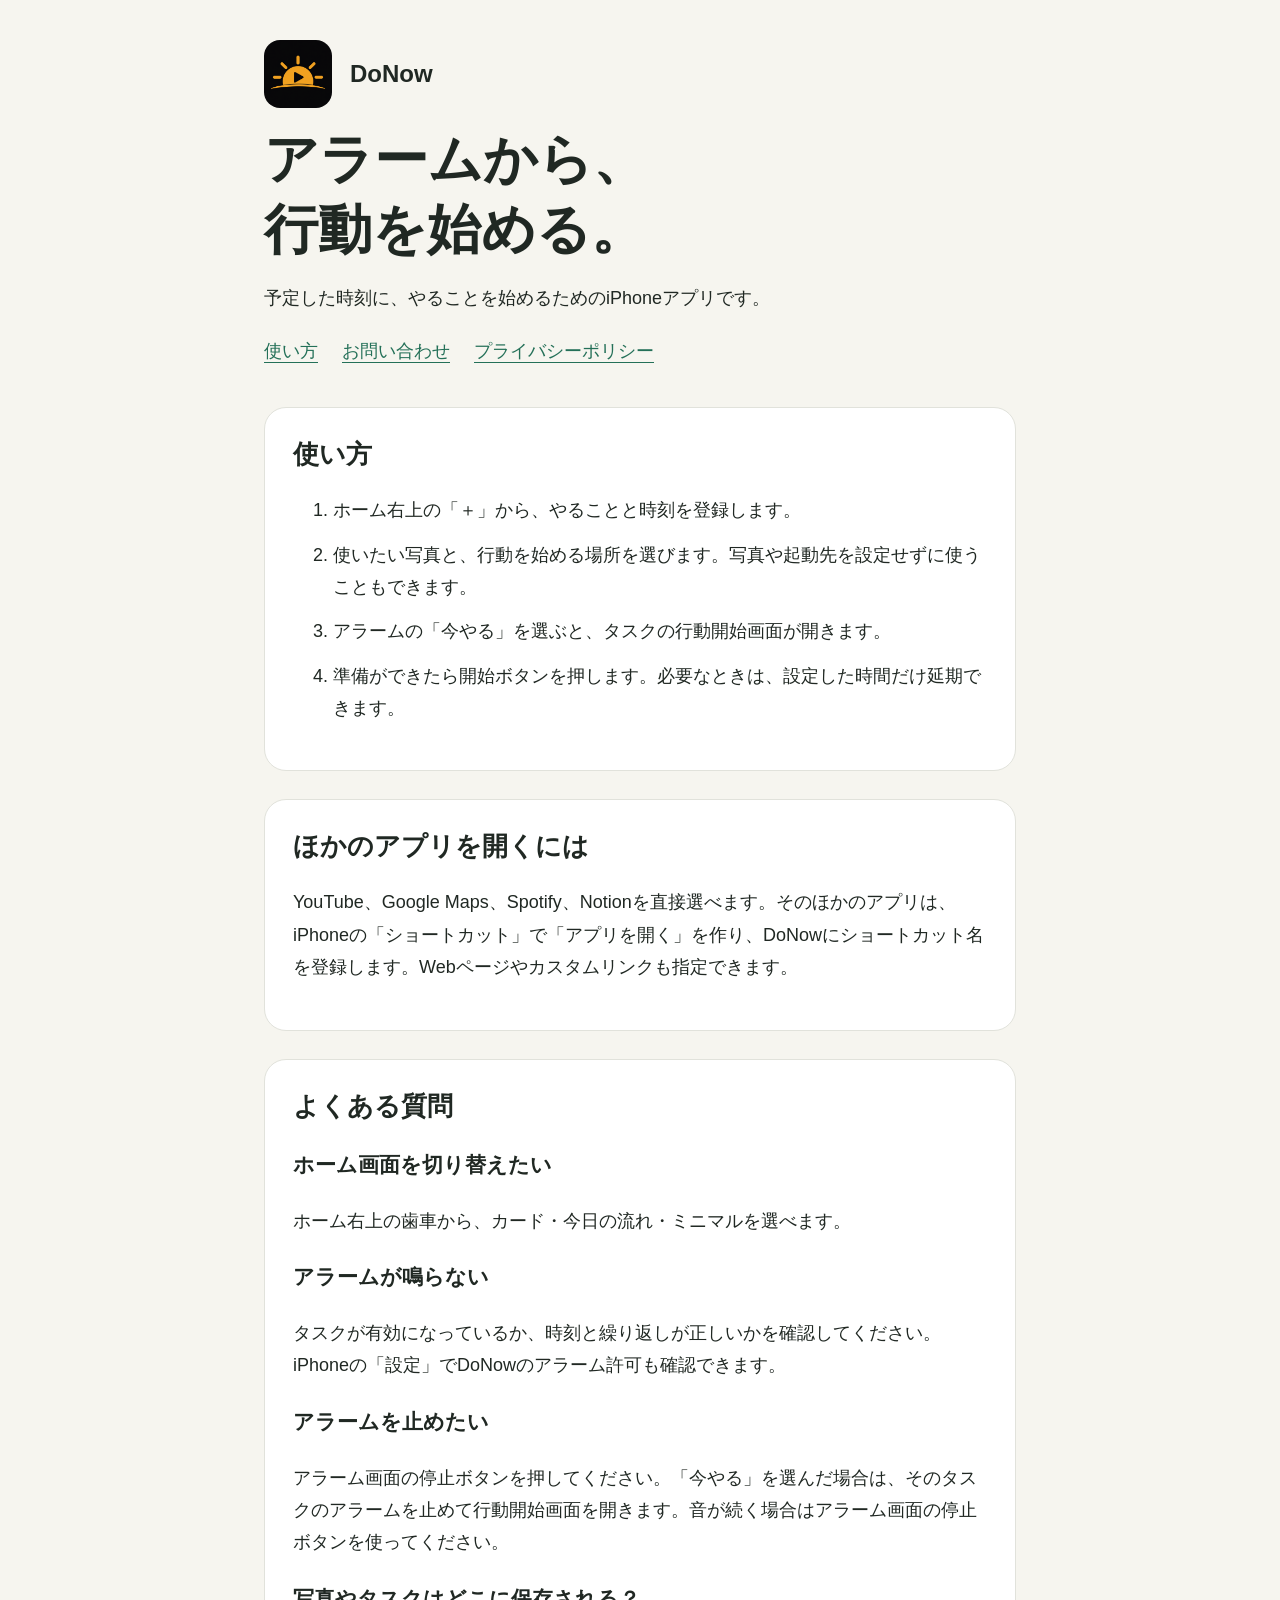
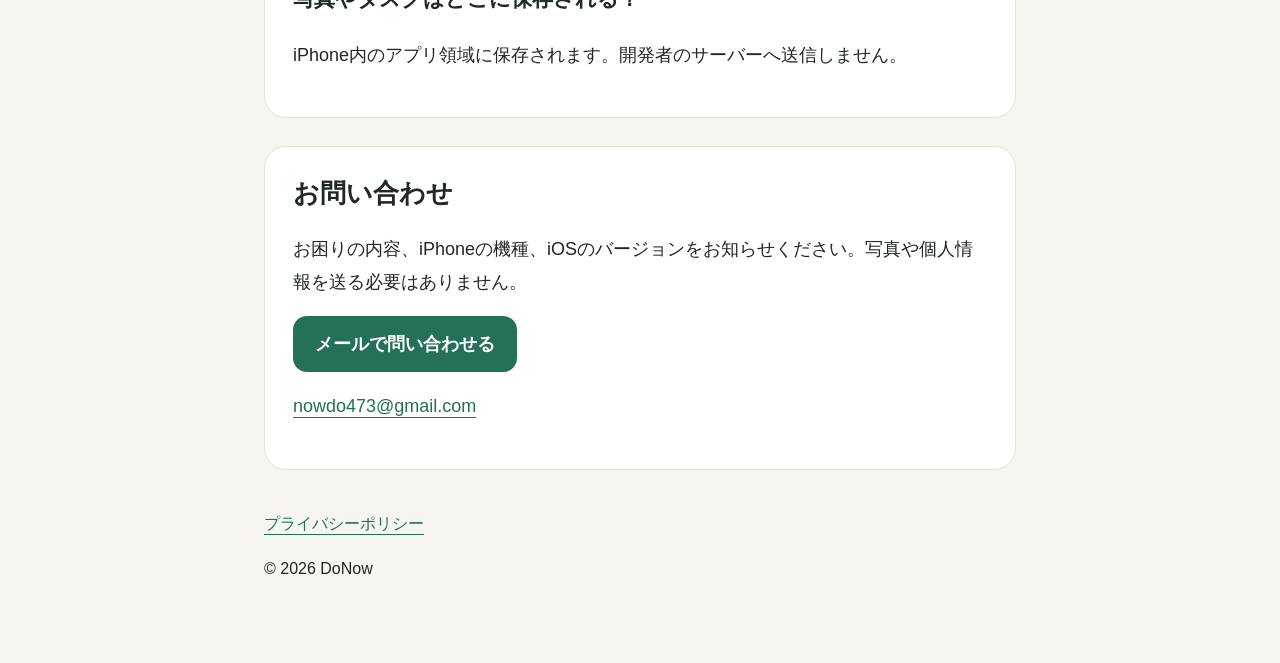
<file: index.html>
<!doctype html>
<html lang="ja"><head><meta charset="utf-8"><meta name="viewport" content="width=device-width, initial-scale=1"><title>DoNow サポート</title><meta name="description" content="DoNowの使い方とお問い合わせ先。"><link rel="stylesheet" href="style.css"></head>
<body><main>
<div class="brand"><img src="app-icon.png" alt="">DoNow</div>
<h1>アラームから、<br>行動を始める。</h1>
<p>予定した時刻に、やることを始めるためのiPhoneアプリです。</p>
<nav><a href="#how">使い方</a><a href="#contact">お問い合わせ</a><a href="privacy.html">プライバシーポリシー</a></nav>
<section id="how"><h2>使い方</h2><ol>
<li>ホーム右上の「＋」から、やることと時刻を登録します。</li>
<li>使いたい写真と、行動を始める場所を選びます。写真や起動先を設定せずに使うこともできます。</li>
<li>アラームの「今やる」を選ぶと、タスクの行動開始画面が開きます。</li>
<li>準備ができたら開始ボタンを押します。必要なときは、設定した時間だけ延期できます。</li>
</ol></section>
<section><h2>ほかのアプリを開くには</h2><p>YouTube、Google Maps、Spotify、Notionを直接選べます。そのほかのアプリは、iPhoneの「ショートカット」で「アプリを開く」を作り、DoNowにショートカット名を登録します。Webページやカスタムリンクも指定できます。</p></section>
<section><h2>よくある質問</h2>
<h3>ホーム画面を切り替えたい</h3><p>ホーム右上の歯車から、カード・今日の流れ・ミニマルを選べます。</p>
<h3>アラームが鳴らない</h3><p>タスクが有効になっているか、時刻と繰り返しが正しいかを確認してください。iPhoneの「設定」でDoNowのアラーム許可も確認できます。</p>
<h3>アラームを止めたい</h3><p>アラーム画面の停止ボタンを押してください。「今やる」を選んだ場合は、そのタスクのアラームを止めて行動開始画面を開きます。音が続く場合はアラーム画面の停止ボタンを使ってください。</p>
<h3>写真やタスクはどこに保存される？</h3><p>iPhone内のアプリ領域に保存されます。開発者のサーバーへ送信しません。</p>
</section>
<section id="contact"><h2>お問い合わせ</h2><p>お困りの内容、iPhoneの機種、iOSのバージョンをお知らせください。写真や個人情報を送る必要はありません。</p><a class="button" href="mailto:nowdo473@gmail.com?subject=DoNow">メールで問い合わせる</a><p><a href="mailto:nowdo473@gmail.com">nowdo473@gmail.com</a></p></section>
<footer><a href="privacy.html">プライバシーポリシー</a><p>© 2026 DoNow</p></footer>
</main></body></html>
</file>
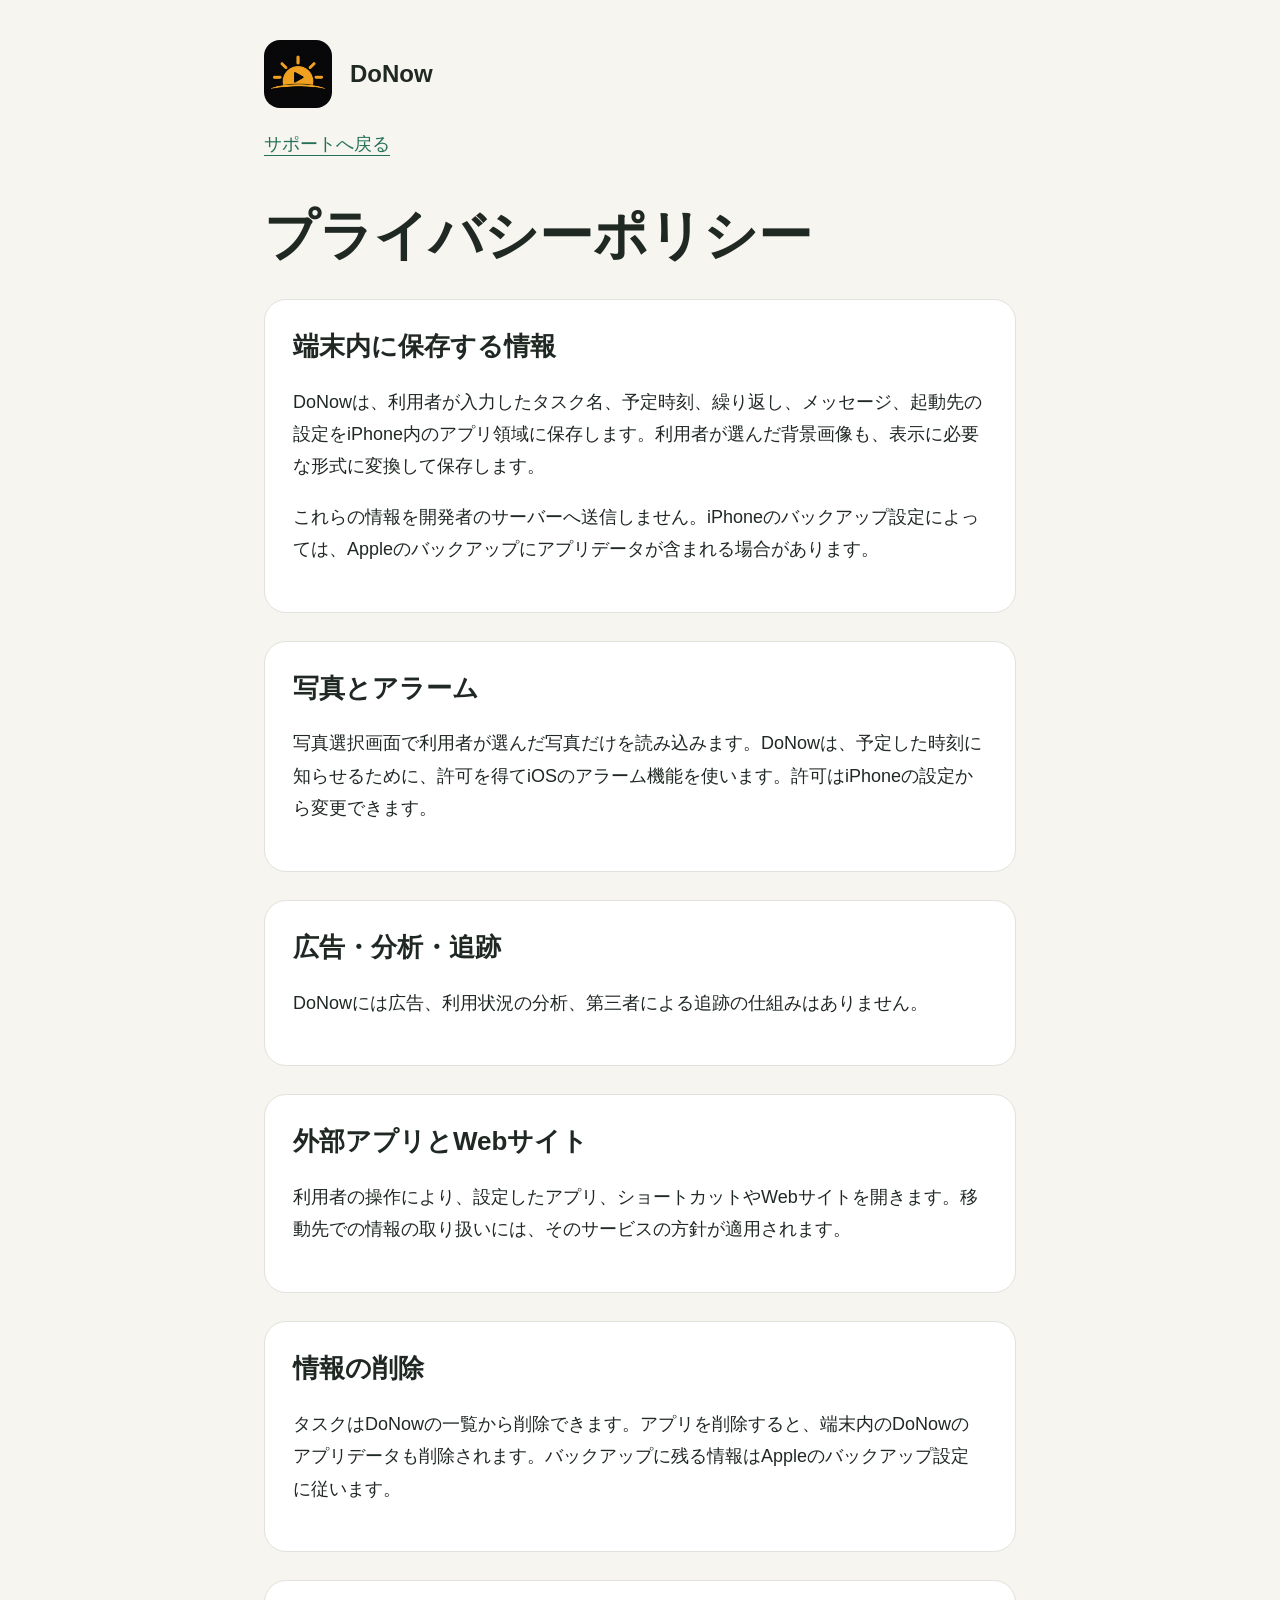
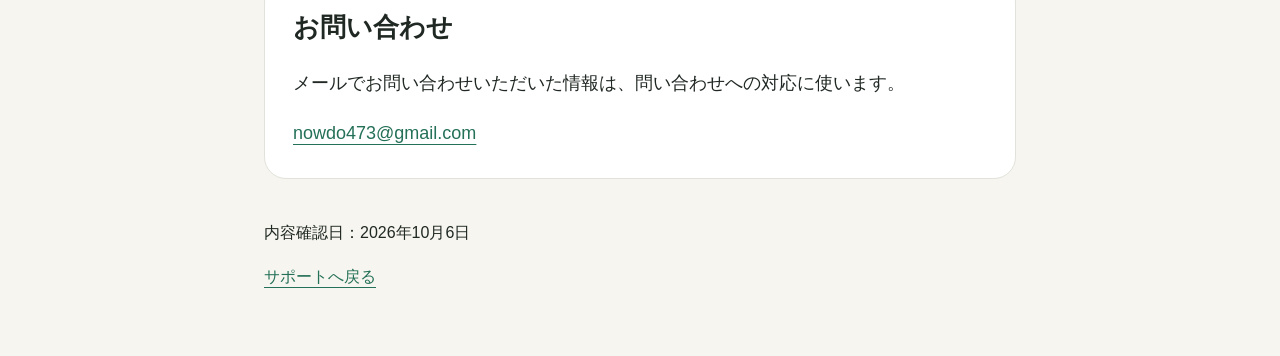
<file: privacy.html>
<!doctype html>
<html lang="ja"><head><meta charset="utf-8"><meta name="viewport" content="width=device-width, initial-scale=1"><title>DoNow プライバシーポリシー</title><link rel="stylesheet" href="style.css"></head>
<body><main><div class="brand"><img src="app-icon.png" alt="">DoNow</div><nav><a href="index.html">サポートへ戻る</a></nav><h1>プライバシーポリシー</h1>
<section><h2>端末内に保存する情報</h2><p>DoNowは、利用者が入力したタスク名、予定時刻、繰り返し、メッセージ、起動先の設定をiPhone内のアプリ領域に保存します。利用者が選んだ背景画像も、表示に必要な形式に変換して保存します。</p><p>これらの情報を開発者のサーバーへ送信しません。iPhoneのバックアップ設定によっては、Appleのバックアップにアプリデータが含まれる場合があります。</p></section>
<section><h2>写真とアラーム</h2><p>写真選択画面で利用者が選んだ写真だけを読み込みます。DoNowは、予定した時刻に知らせるために、許可を得てiOSのアラーム機能を使います。許可はiPhoneの設定から変更できます。</p></section>
<section><h2>広告・分析・追跡</h2><p>DoNowには広告、利用状況の分析、第三者による追跡の仕組みはありません。</p></section>
<section><h2>外部アプリとWebサイト</h2><p>利用者の操作により、設定したアプリ、ショートカットやWebサイトを開きます。移動先での情報の取り扱いには、そのサービスの方針が適用されます。</p></section>
<section><h2>情報の削除</h2><p>タスクはDoNowの一覧から削除できます。アプリを削除すると、端末内のDoNowのアプリデータも削除されます。バックアップに残る情報はAppleのバックアップ設定に従います。</p></section>
<section><h2>お問い合わせ</h2><p>メールでお問い合わせいただいた情報は、問い合わせへの対応に使います。</p><a href="mailto:nowdo473@gmail.com">nowdo473@gmail.com</a></section>
<footer><p>内容確認日：2026年10月6日</p><a href="index.html">サポートへ戻る</a></footer>
</main></body></html>
</file>
<file: style.css>
:root { color-scheme: light; font-family: -apple-system, BlinkMacSystemFont, "Hiragino Sans", sans-serif; color: #202823; background: #f6f5ef; }
* { box-sizing: border-box; }
body { margin: 0; font-size: 18px; line-height: 1.8; }
main { max-width: 800px; margin: auto; padding: 40px 24px 64px; }
nav { display: flex; gap: 24px; flex-wrap: wrap; margin: 20px 0 40px; }
a { color: #247058; text-underline-offset: 5px; overflow-wrap: anywhere; }
h1 { font-size: clamp(36px, 7vw, 54px); line-height: 1.3; margin: 16px 0; }
h2 { font-size: 26px; line-height: 1.4; margin-top: 0; }
.brand { display: flex; align-items: center; gap: 18px; font-size: 24px; font-weight: 700; }
.brand img { width: 68px; height: 68px; border-radius: 16px; }
section { margin: 28px 0; padding: 28px; border: 1px solid #e1e2db; border-radius: 22px; background: white; }
li { margin: 12px 0; }
.button { display: inline-block; padding: 12px 22px; background: #247058; color: white; border-radius: 14px; text-decoration: none; font-weight: 600; }
footer { margin-top: 40px; font-size: 16px; }
@media (max-width: 480px) { section { padding: 22px; } main { padding: 28px 18px 48px; } }
</file>
